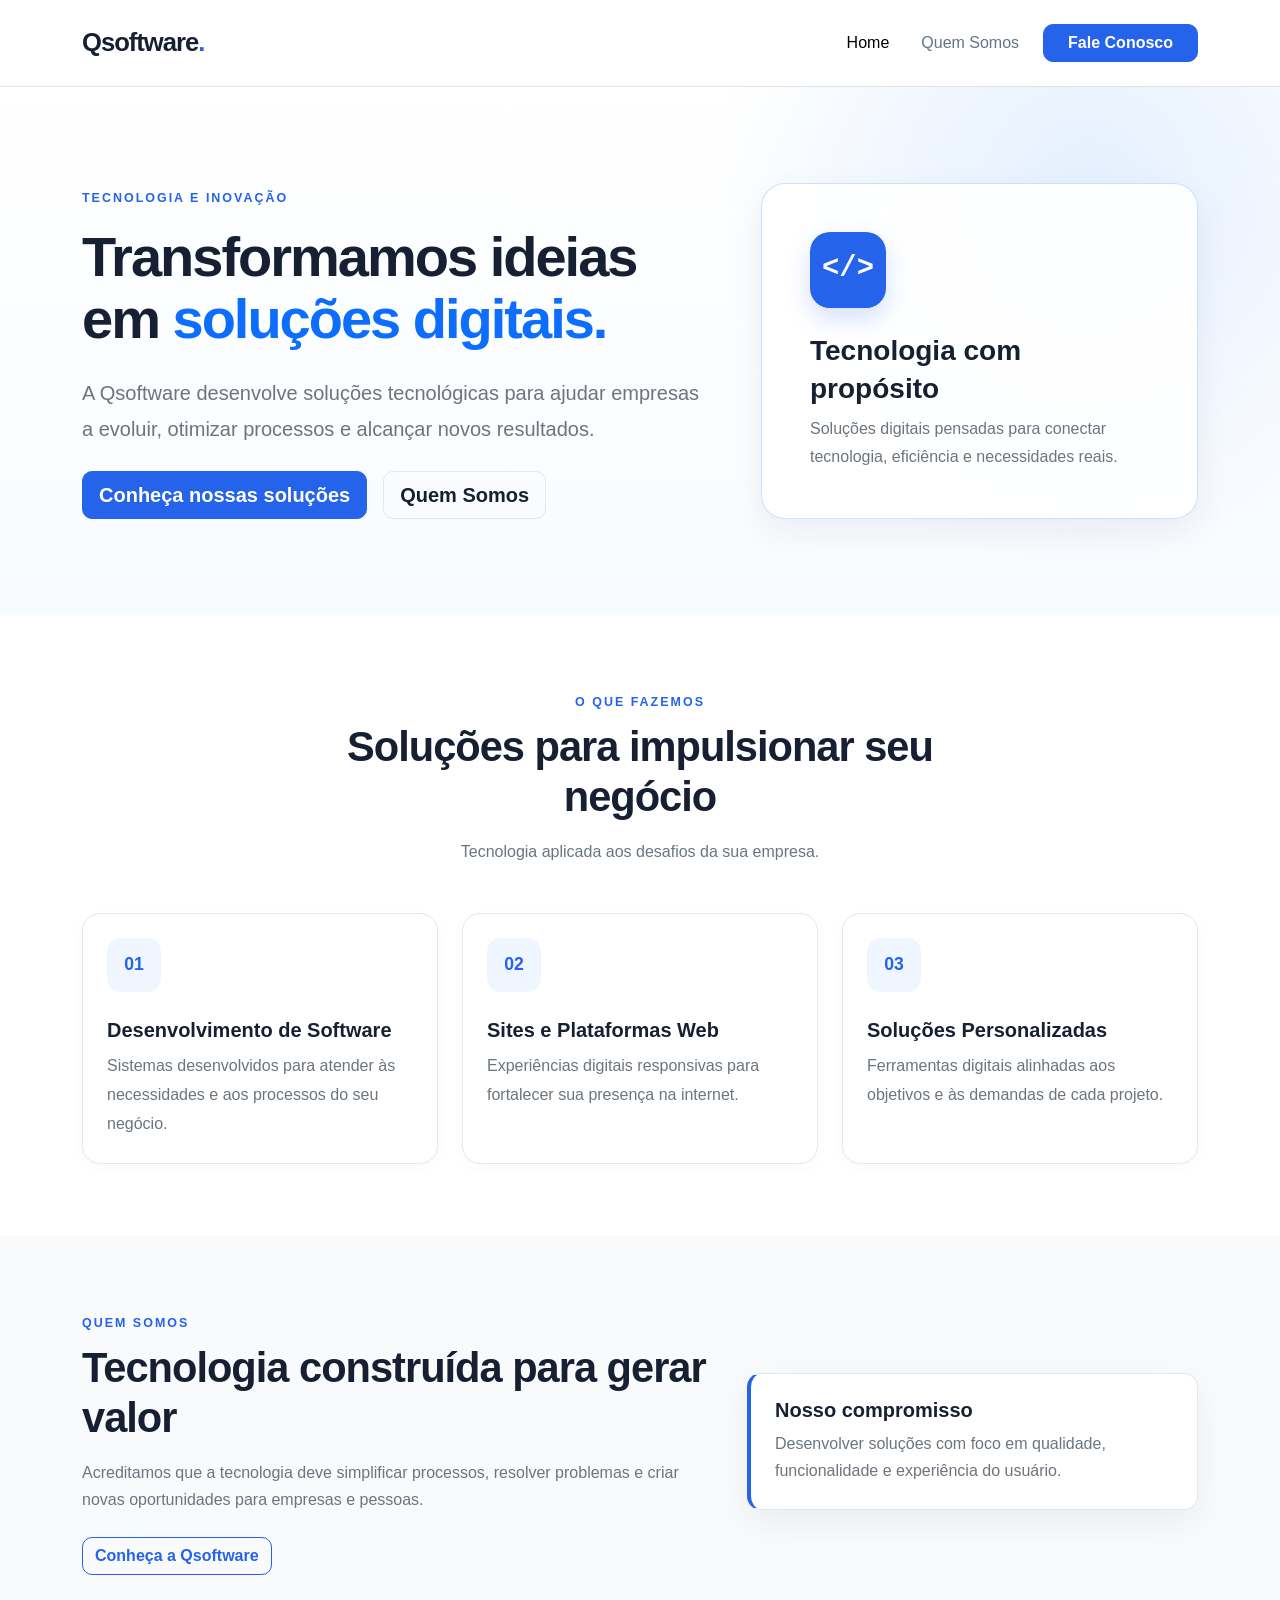
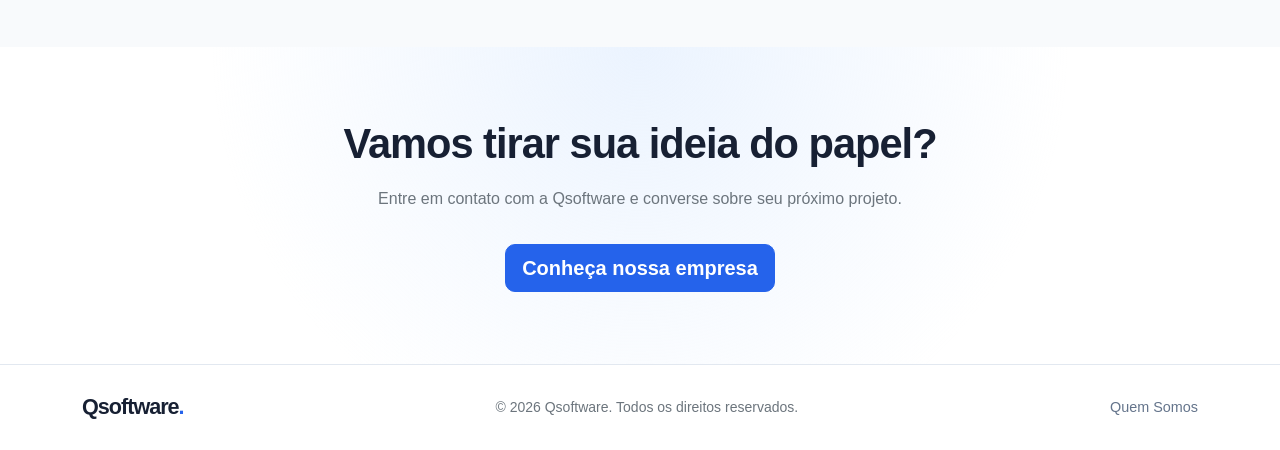
<file: index.html>
<!DOCTYPE html>
<html lang="pt-BR">
<head>
    <meta charset="UTF-8">
    <meta name="viewport" content="width=device-width, initial-scale=1.0">

    <meta name="description" content="Conheça a Qsoftware, soluções digitais e desenvolvimento de software para empresas.">

    <title>Qsoftware | Soluções Digitais</title>

    <link
        href="https://cdn.jsdelivr.net/npm/bootstrap@5.3.3/dist/css/bootstrap.min.css"
        rel="stylesheet"
    >

    <link rel="stylesheet" href="css/style.css">
</head>
<body>

    <!-- NAVEGAÇÃO -->
    <header>
        <nav class="navbar navbar-expand-lg bg-white border-bottom py-3">
            <div class="container">
                <a class="navbar-brand fw-bold" href="index.html">
                    Qsoftware<span class="brand-dot">.</span>
                </a>

                <button
                    class="navbar-toggler"
                    type="button"
                    data-bs-toggle="collapse"
                    data-bs-target="#menuPrincipal"
                    aria-controls="menuPrincipal"
                    aria-expanded="false"
                    aria-label="Abrir menu"
                >
                    <span class="navbar-toggler-icon"></span>
                </button>

                <div
                    class="collapse navbar-collapse"
                    id="menuPrincipal"
                >
                    <ul class="navbar-nav ms-auto align-items-lg-center gap-lg-3">
                        <li class="nav-item">
                            <a class="nav-link active" href="index.html">
                                Home
                            </a>
                        </li>

                        <li class="nav-item">
                            <a class="nav-link" href="quem-somos.html">
                                Quem Somos
                            </a>
                        </li>

                        <li class="nav-item">
                            <a class="btn btn-primary px-4" href="#contato">
                                Fale Conosco
                            </a>
                        </li>
                    </ul>
                </div>
            </div>
        </nav>
    </header>

    <main>
        <!-- HERO -->
        <section class="hero-section py-5">
            <div class="container py-lg-5">
                <div class="row align-items-center g-5">
                    <div class="col-lg-7">
                        <span class="section-label">
                            TECNOLOGIA E INOVAÇÃO
                        </span>

                        <h1 class="display-4 fw-bold mt-3">
                            Transformamos ideias em
                            <span class="text-primary">
                                soluções digitais.
                            </span>
                        </h1>

                        <p class="lead text-secondary mt-4">
                            A Qsoftware desenvolve soluções tecnológicas
                            para ajudar empresas a evoluir, otimizar
                            processos e alcançar novos resultados.
                        </p>

                        <div class="d-flex flex-wrap gap-3 mt-4">
                            <a href="#servicos" class="btn btn-primary btn-lg">
                                Conheça nossas soluções
                            </a>

                            <a
                                href="quem-somos.html"
                                class="btn btn-outline-secondary btn-lg"
                            >
                                Quem Somos
                            </a>
                        </div>
                    </div>

                    <div class="col-lg-5">
                        <div class="hero-card p-4 p-lg-5">
                            <div class="hero-icon mb-4">
                                &lt;/&gt;
                            </div>

                            <h2 class="h3 fw-bold">
                                Tecnologia com propósito
                            </h2>

                            <p class="text-secondary mb-0">
                                Soluções digitais pensadas para conectar
                                tecnologia, eficiência e necessidades reais.
                            </p>
                        </div>
                    </div>
                </div>
            </div>
        </section>

        <!-- SERVIÇOS -->
        <section id="servicos" class="py-5">
            <div class="container py-lg-4">
                <div class="text-center mb-5">
                    <span class="section-label">O QUE FAZEMOS</span>

                    <h2 class="section-title mt-2">
                        Soluções para impulsionar seu negócio
                    </h2>

                    <p class="text-secondary mt-3">
                        Tecnologia aplicada aos desafios da sua empresa.
                    </p>
                </div>

                <div class="row g-4">
                    <div class="col-md-4">
                        <article class="service-card h-100 p-4">
                            <div class="service-icon">01</div>

                            <h3 class="h5 fw-bold mt-4">
                                Desenvolvimento de Software
                            </h3>

                            <p class="text-secondary mb-0">
                                Sistemas desenvolvidos para atender às
                                necessidades e aos processos do seu negócio.
                            </p>
                        </article>
                    </div>

                    <div class="col-md-4">
                        <article class="service-card h-100 p-4">
                            <div class="service-icon">02</div>

                            <h3 class="h5 fw-bold mt-4">
                                Sites e Plataformas Web
                            </h3>

                            <p class="text-secondary mb-0">
                                Experiências digitais responsivas para
                                fortalecer sua presença na internet.
                            </p>
                        </article>
                    </div>

                    <div class="col-md-4">
                        <article class="service-card h-100 p-4">
                            <div class="service-icon">03</div>

                            <h3 class="h5 fw-bold mt-4">
                                Soluções Personalizadas
                            </h3>

                            <p class="text-secondary mb-0">
                                Ferramentas digitais alinhadas aos objetivos
                                e às demandas de cada projeto.
                            </p>
                        </article>
                    </div>
                </div>
            </div>
        </section>

        <!-- SOBRE A QSOFTWARE -->
        <section class="about-section py-5">
            <div class="container py-lg-4">
                <div class="row align-items-center g-4">
                    <div class="col-lg-7">
                        <span class="section-label">QUEM SOMOS</span>

                        <h2 class="section-title mt-2">
                            Tecnologia construída para gerar valor
                        </h2>

                        <p class="text-secondary mt-3">
                            Acreditamos que a tecnologia deve simplificar
                            processos, resolver problemas e criar novas
                            oportunidades para empresas e pessoas.
                        </p>

                        <a
                            href="quem-somos.html"
                            class="btn btn-outline-primary mt-2"
                        >
                            Conheça a Qsoftware
                        </a>
                    </div>

                    <div class="col-lg-5">
                        <div class="about-highlight p-4">
                            <h3 class="h5 fw-bold">
                                Nosso compromisso
                            </h3>

                            <p class="text-secondary mb-0">
                                Desenvolver soluções com foco em qualidade,
                                funcionalidade e experiência do usuário.
                            </p>
                        </div>
                    </div>
                </div>
            </div>
        </section>

        <!-- CONTATO -->
        <section id="contato" class="contact-section py-5">
            <div class="container text-center py-lg-4">
                <h2 class="section-title">
                    Vamos tirar sua ideia do papel?
                </h2>

                <p class="text-secondary mt-3">
                    Entre em contato com a Qsoftware e converse sobre
                    seu próximo projeto.
                </p>

                <a
                    href="quem-somos.html"
                    class="btn btn-primary btn-lg mt-3"
                >
                    Conheça nossa empresa
                </a>
            </div>
        </section>
    </main>

    <!-- RODAPÉ -->
    <footer class="site-footer py-4 border-top">
        <div class="container">
            <div class="d-flex flex-column flex-md-row
                        justify-content-between align-items-center gap-3">
                <a
                    class="navbar-brand fw-bold"
                    href="index.html"
                >
                    Qsoftware<span class="brand-dot">.</span>
                </a>

                <p class="text-secondary small mb-0">
                    &copy; <span id="anoAtual"></span> Qsoftware.
                    Todos os direitos reservados.
                </p>

                <a href="quem-somos.html" class="footer-link">
                    Quem Somos
                </a>
            </div>
        </div>
    </footer>

    <script
        src="https://cdn.jsdelivr.net/npm/bootstrap@5.3.3/dist/js/bootstrap.bundle.min.js"
    ></script>

    <script src="js/script.js"></script>
</body>
</html>
</file>
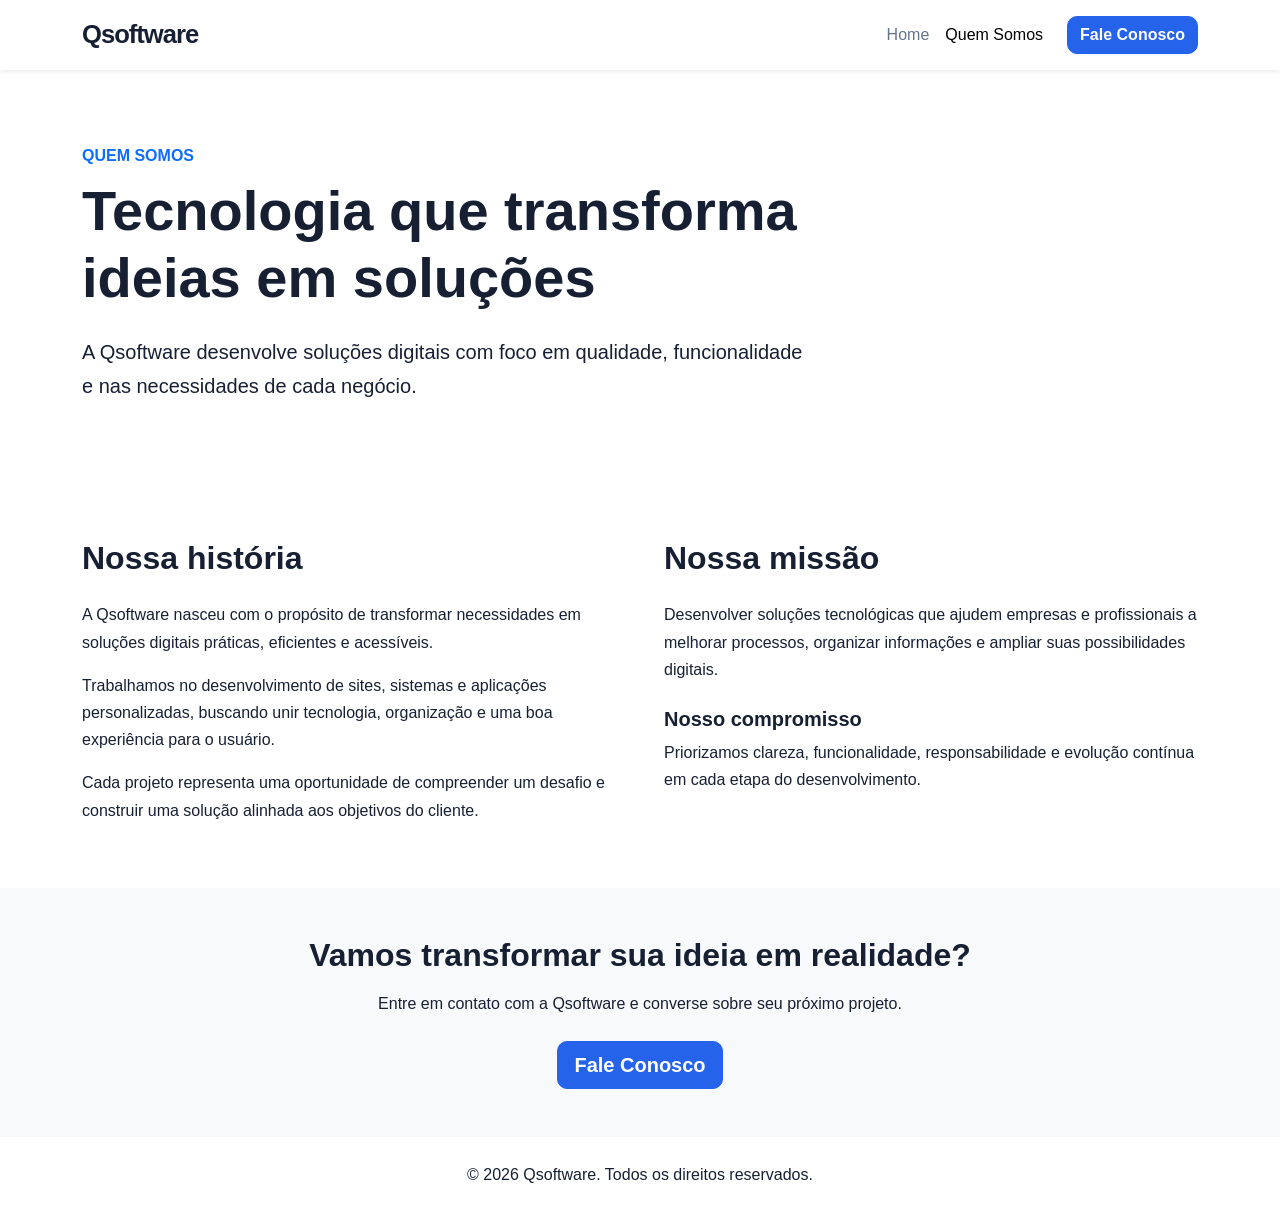
<file: quem-somos.html>
<!DOCTYPE html>
<html lang="pt-BR">
<head>
    <meta charset="UTF-8">
    <meta name="viewport" content="width=device-width, initial-scale=1.0">
    <meta name="description" content="Conheça a Qsoftware, empresa de desenvolvimento de soluções digitais e sistemas personalizados.">

    <title>Quem Somos | Qsoftware</title>

    <link
        href="https://cdn.jsdelivr.net/npm/bootstrap@5.3.3/dist/css/bootstrap.min.css"
        rel="stylesheet"
    >
    <link rel="stylesheet" href="css/style.css">
</head>

<body>
    <header>
        <nav class="navbar navbar-expand-lg navbar-light bg-white shadow-sm">
            <div class="container">
                <a class="navbar-brand fw-bold" href="index.html">
                    Qsoftware
                </a>

                <button
                    class="navbar-toggler"
                    type="button"
                    data-bs-toggle="collapse"
                    data-bs-target="#menuPrincipal"
                    aria-controls="menuPrincipal"
                    aria-expanded="false"
                    aria-label="Abrir menu de navegação"
                >
                    <span class="navbar-toggler-icon"></span>
                </button>

                <div class="collapse navbar-collapse" id="menuPrincipal">
                    <ul class="navbar-nav ms-auto align-items-lg-center">
                        <li class="nav-item">
                            <a class="nav-link" href="index.html">Home</a>
                        </li>

                        <li class="nav-item">
                            <a
                                class="nav-link active"
                                aria-current="page"
                                href="quem-somos.html"
                            >
                                Quem Somos
                            </a>
                        </li>

                        <li class="nav-item ms-lg-3">
                            <a class="btn btn-primary" href="#contato">
                                Fale Conosco
                            </a>
                        </li>
                    </ul>
                </div>
            </div>
        </nav>
    </header>

    <main>
        <section class="hero py-5">
            <div class="container py-4">
                <div class="row align-items-center g-4">
                    <div class="col-lg-8">
                        <p class="text-primary fw-semibold mb-2">
                            QUEM SOMOS
                        </p>

                        <h1 class="display-4 fw-bold mb-4">
                            Tecnologia que transforma ideias em soluções
                        </h1>

                        <p class="lead">
                            A Qsoftware desenvolve soluções digitais com foco
                            em qualidade, funcionalidade e nas necessidades
                            de cada negócio.
                        </p>
                    </div>
                </div>
            </div>
        </section>

        <section class="py-5">
            <div class="container">
                <div class="row g-5 align-items-start">
                    <div class="col-lg-6">
                        <h2 class="fw-bold mb-4">Nossa história</h2>

                        <p>
                            A Qsoftware nasceu com o propósito de transformar
                            necessidades em soluções digitais práticas,
                            eficientes e acessíveis.
                        </p>

                        <p>
                            Trabalhamos no desenvolvimento de sites, sistemas
                            e aplicações personalizadas, buscando unir
                            tecnologia, organização e uma boa experiência
                            para o usuário.
                        </p>

                        <p>
                            Cada projeto representa uma oportunidade de
                            compreender um desafio e construir uma solução
                            alinhada aos objetivos do cliente.
                        </p>
                    </div>

                    <div class="col-lg-6">
                        <h2 class="fw-bold mb-4">Nossa missão</h2>

                        <p>
                            Desenvolver soluções tecnológicas que ajudem
                            empresas e profissionais a melhorar processos,
                            organizar informações e ampliar suas
                            possibilidades digitais.
                        </p>

                        <h3 class="h5 fw-bold mt-4">Nosso compromisso</h3>

                        <p>
                            Priorizamos clareza, funcionalidade,
                            responsabilidade e evolução contínua em cada
                            etapa do desenvolvimento.
                        </p>
                    </div>
                </div>
            </div>
        </section>

        <section class="py-5 bg-light" id="contato">
            <div class="container text-center">
                <h2 class="fw-bold mb-3">
                    Vamos transformar sua ideia em realidade?
                </h2>

                <p class="mb-4">
                    Entre em contato com a Qsoftware e converse sobre
                    seu próximo projeto.
                </p>

                <a class="btn btn-primary btn-lg" href="index.html#contato">
                    Fale Conosco
                </a>
            </div>
        </section>
    </main>

    <footer class="footer py-4">
        <div class="container text-center">
            <p class="mb-0">
                &copy; <span id="anoAtual"></span> Qsoftware.
                Todos os direitos reservados.
            </p>
        </div>
    </footer>

    <script src="https://cdn.jsdelivr.net/npm/bootstrap@5.3.3/dist/js/bootstrap.bundle.min.js"></script>
    <script src="js/script.js"></script>
</body>
</html>
</file>
<file: css/style.css>
/* ==================================================
   QSOFTWARE — SITE INSTITUCIONAL
   Versão Light
   ================================================== */

/* 1. VARIÁVEIS */
:root {
    --color-primary: #2563eb;
    --color-primary-dark: #1d4ed8;
    --color-primary-light: #eff6ff;

    --color-text: #172033;
    --color-muted: #64748b;
    --color-background: #ffffff;
    --color-background-soft: #f8fafc;
    --color-border: #e2e8f0;

    --radius-card: 18px;
    --shadow-card: 0 12px 35px rgba(15, 23, 42, 0.06);
}

/* 2. BASE */
html {
    scroll-behavior: smooth;
    scroll-padding-top: 90px;
}

body {
    margin: 0;
    font-family: Arial, Helvetica, sans-serif;
    color: var(--color-text);
    background: var(--color-background);
    line-height: 1.7;
    -webkit-font-smoothing: antialiased;
}

a {
    text-decoration: none;
}

section {
    scroll-margin-top: 80px;
}

::selection {
    color: #ffffff;
    background: var(--color-primary);
}

/* 3. NAVEGAÇÃO */
.navbar {
    background-color: var(--color-background) !important;
}

.navbar-brand {
    color: var(--color-text);
    font-size: 1.6rem;
    letter-spacing: -1px;
}

.navbar-brand:hover {
    color: var(--color-text);
}

.brand-dot {
    color: var(--color-primary);
}

.nav-link {
    color: var(--color-muted);
    font-weight: 500;
    transition: color 0.2s ease;
}

.nav-link:hover,
.nav-link.active {
    color: var(--color-primary);
}

.navbar-toggler {
    border-color: var(--color-border);
}

.navbar-toggler:focus {
    box-shadow: 0 0 0 0.2rem rgba(37, 99, 235, 0.15);
}

/* 4. BOTÕES */
.btn {
    border-radius: 10px;
    font-weight: 600;
    transition:
        background-color 0.2s ease,
        border-color 0.2s ease,
        transform 0.2s ease,
        box-shadow 0.2s ease;
}

.btn-primary {
    background-color: var(--color-primary);
    border-color: var(--color-primary);
}

.btn-primary:hover {
    background-color: var(--color-primary-dark);
    border-color: var(--color-primary-dark);
    transform: translateY(-2px);
    box-shadow: 0 8px 20px rgba(37, 99, 235, 0.18);
}

.btn-outline-primary {
    color: var(--color-primary);
    border-color: var(--color-primary);
}

.btn-outline-primary:hover {
    background-color: var(--color-primary);
    border-color: var(--color-primary);
    transform: translateY(-2px);
}

.btn-outline-secondary {
    color: var(--color-text);
    border-color: var(--color-border);
}

.btn-outline-secondary:hover {
    color: var(--color-text);
    background-color: var(--color-background-soft);
    border-color: #cbd5e1;
}

/* 5. HERO */
.hero-section {
    position: relative;
    overflow: hidden;
    background:
        radial-gradient(
            circle at 85% 20%,
            rgba(219, 234, 254, 0.75),
            transparent 32%
        ),
        linear-gradient(
            180deg,
            #ffffff 0%,
            #f8fbff 100%
        );
}

.section-label {
    display: inline-block;
    color: var(--color-primary);
    font-size: 0.78rem;
    font-weight: 700;
    letter-spacing: 2px;
}

.hero-section h1 {
    max-width: 760px;
    line-height: 1.12;
    letter-spacing: -2px;
}

.hero-section .lead {
    max-width: 650px;
    line-height: 1.8;
}

.hero-card {
    position: relative;
    overflow: hidden;
    background: rgba(255, 255, 255, 0.9);
    border: 1px solid rgba(191, 219, 254, 0.8);
    border-radius: 24px;
    box-shadow: var(--shadow-card);
}

.hero-icon {
    display: flex;
    align-items: center;
    justify-content: center;
    width: 76px;
    height: 76px;
    color: #ffffff;
    background: var(--color-primary);
    border-radius: 20px;
    font-family: monospace;
    font-size: 1.8rem;
    font-weight: 700;
    box-shadow: 0 10px 25px rgba(37, 99, 235, 0.2);
}

.hero-card h2 {
    line-height: 1.35;
}

/* 6. TÍTULOS DE SEÇÃO */
.section-title {
    font-size: clamp(1.8rem, 4vw, 2.6rem);
    font-weight: 700;
    line-height: 1.2;
    letter-spacing: -1px;
}

#servicos .section-title {
    max-width: 650px;
    margin-right: auto;
    margin-left: auto;
}

/* 7. SERVIÇOS */
.service-card {
    background: var(--color-background);
    border: 1px solid var(--color-border);
    border-radius: var(--radius-card);
    box-shadow: 0 4px 15px rgba(15, 23, 42, 0.025);
    transition:
        transform 0.25s ease,
        box-shadow 0.25s ease,
        border-color 0.25s ease;
}

.service-card:hover {
    transform: translateY(-6px);
    border-color: #bfdbfe;
    box-shadow: var(--shadow-card);
}

.service-icon {
    display: flex;
    align-items: center;
    justify-content: center;
    width: 54px;
    height: 54px;
    color: var(--color-primary);
    background: var(--color-primary-light);
    border-radius: 14px;
    font-weight: 700;
    font-size: 1.1rem;
}

.service-card h3 {
    line-height: 1.4;
}

.service-card p {
    line-height: 1.8;
}

/* 8. SOBRE */
.about-section {
    background: var(--color-background-soft);
}

.about-highlight {
    background: #ffffff;
    border: 1px solid var(--color-border);
    border-left: 4px solid var(--color-primary);
    border-radius: 14px;
    box-shadow: var(--shadow-card);
}

/* 9. CONTATO */
.contact-section {
    background:
        radial-gradient(
            circle at 50% 0%,
            rgba(219, 234, 254, 0.55),
            transparent 60%
        ),
        #ffffff;
}

/* 10. RODAPÉ */
.site-footer {
    background: #ffffff;
    border-color: var(--color-border) !important;
}

.site-footer .navbar-brand {
    font-size: 1.35rem;
}

.footer-link {
    color: var(--color-muted);
    font-size: 0.9rem;
    transition: color 0.2s ease;
}

.footer-link:hover {
    color: var(--color-primary);
}

/* 11. ACESSIBILIDADE */
a:focus-visible,
button:focus-visible {
    outline: 3px solid rgba(37, 99, 235, 0.5);
    outline-offset: 3px;
}

/* 12. RESPONSIVIDADE */
@media (max-width: 991.98px) {
    .navbar-nav {
        align-items: stretch !important;
        padding-top: 1rem;
    }

    .navbar-nav .btn {
        margin-top: 0.5rem;
        text-align: center;
    }

    .hero-section h1 {
        letter-spacing: -1px;
    }

    .hero-card {
        max-width: 600px;
    }
}

@media (max-width: 575.98px) {
    .hero-section {
        padding-top: 3rem !important;
        padding-bottom: 3rem !important;
    }

    .hero-section h1 {
        font-size: 2.35rem;
    }

    .hero-section .lead {
        font-size: 1rem;
    }

    .hero-section .btn {
        width: 100%;
    }

    .section-title {
        letter-spacing: -0.5px;
    }

    .service-card {
        padding: 1.5rem !important;
    }

    .site-footer .container {
        text-align: center;
    }
}

/* 13. MOVIMENTO REDUZIDO */
@media (prefers-reduced-motion: reduce) {
    html {
        scroll-behavior: auto;
    }

    *,
    *::before,
    *::after {
        transition-duration: 0.01ms !important;
        animation-duration: 0.01ms !important;
        animation-iteration-count: 1 !important;
    }
}
</file>
